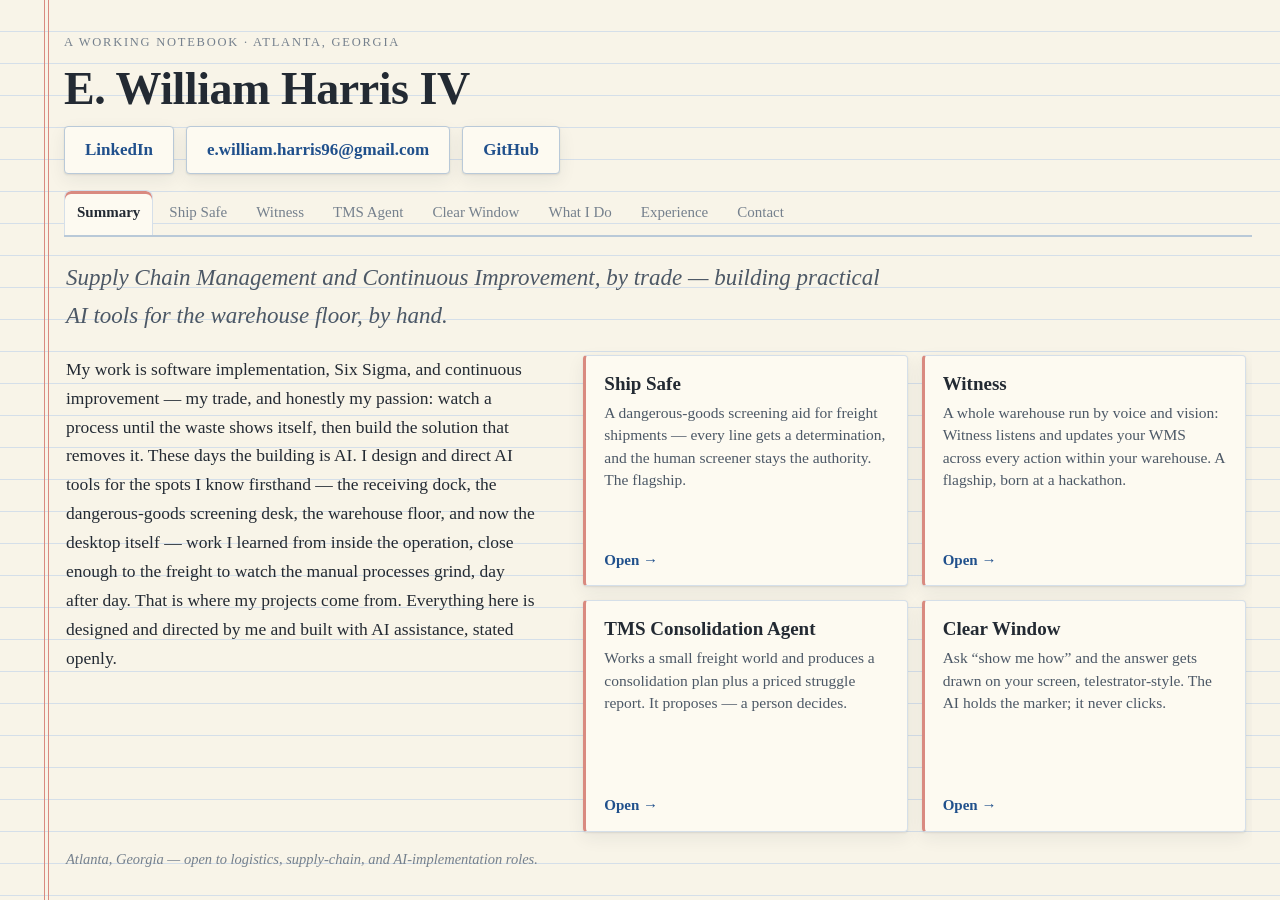
<file: index.html>
<!doctype html>
<html lang="en">
  <head>
    <meta charset="utf-8" />
    <meta name="viewport" content="width=device-width, initial-scale=1, viewport-fit=cover" />
    <meta name="color-scheme" content="light dark" />
    <link rel="icon" href="data:," />
    <title>E. William Harris IV — Portfolio</title>
    <meta name="description" content="Portfolio of E. William Harris IV: software implementation, Six Sigma, and continuous improvement — building practical AI tools for the receiving dock, the dangerous-goods screening desk, the warehouse floor, and the desktop." />
    <link rel="stylesheet" href="style.css" />
    <noscript><style>.panel[hidden] { display: block; } .tabs { display: none; }</style></noscript>
  </head>
  <body>
    <div class="page">

      <header class="masthead">
        <p class="kicker">A working notebook &middot; Atlanta, Georgia</p>
        <h1>E. William Harris IV</h1>
        <nav class="links" aria-label="Contact and profiles">
          <a href="https://www.linkedin.com/in/edward-harris-w96">LinkedIn</a>
          <a href="mailto:e.william.harris96@gmail.com">e.william.harris96@gmail.com</a>
          <a href="https://github.com/Grateful-Ed">GitHub</a>
        </nav>
      </header>

      <div class="tabs" role="tablist" aria-label="Portfolio sections">
        <button type="button" class="tab" role="tab" data-tab="summary" aria-selected="true">Summary</button>
        <button type="button" class="tab" role="tab" data-tab="ship-safe" aria-selected="false">Ship Safe</button>
        <button type="button" class="tab" role="tab" data-tab="witness" aria-selected="false">Witness</button>
        <button type="button" class="tab" role="tab" data-tab="tms" aria-selected="false">TMS Agent</button>
        <button type="button" class="tab" role="tab" data-tab="clear-window" aria-selected="false">Clear Window</button>
        <button type="button" class="tab" role="tab" data-tab="what-i-do" aria-selected="false">What I Do</button>
        <button type="button" class="tab" role="tab" data-tab="experience" aria-selected="false">Experience</button>
        <button type="button" class="tab" role="tab" data-tab="contact" aria-selected="false">Contact</button>
      </div>

      <main class="panels">

        <section class="panel panel-summary" data-panel="summary" aria-label="Summary">
          <p class="sum-headline">Supply Chain Management and Continuous Improvement, by trade &mdash; building practical AI tools for the warehouse floor, by hand.</p>
          <p class="sum-about">My work is software implementation, Six Sigma, and continuous improvement &mdash; my trade, and honestly my passion: watch a process until the waste shows itself, then build the solution that removes it. These days the building is AI. I design and direct AI tools for the spots I know firsthand &mdash; the receiving dock, the dangerous-goods screening desk, the warehouse floor, and now the desktop itself &mdash; work I learned from inside the operation, close enough to the freight to watch the manual processes grind, day after day. That is where my projects come from. Everything here is designed and directed by me and built with AI assistance, stated openly.</p>
          <div class="cards">
            <button type="button" class="card" data-goto="ship-safe">
              <h3>Ship Safe</h3>
              <p>A dangerous-goods screening aid for freight shipments &mdash; every line gets a determination, and the human screener stays the authority. The flagship.</p>
              <span class="go">Open &rarr;</span>
            </button>
            <button type="button" class="card" data-goto="witness">
              <h3>Witness</h3>
              <p>A whole warehouse run by voice and vision: Witness listens and updates your WMS across every action within your warehouse. A flagship, born at a hackathon.</p>
              <span class="go">Open &rarr;</span>
            </button>
            <button type="button" class="card" data-goto="tms">
              <h3>TMS Consolidation Agent</h3>
              <p>Works a small freight world and produces a consolidation plan plus a priced struggle report. It proposes &mdash; a person decides.</p>
              <span class="go">Open &rarr;</span>
            </button>
            <button type="button" class="card" data-goto="clear-window">
              <h3>Clear Window</h3>
              <p>Ask &ldquo;show me how&rdquo; and the answer gets drawn on your screen, telestrator-style. The AI holds the marker; it never clicks.</p>
              <span class="go">Open &rarr;</span>
            </button>
          </div>
          <p class="sum-foot">Atlanta, Georgia &mdash; open to logistics, supply-chain, and AI-implementation roles.</p>
        </section>

        <section class="panel" data-panel="ship-safe" hidden>
          <div class="entry">
            <h2 id="shipsafe-h"><span class="entry-no">Entry 2 &middot; the flagship</span> Ship Safe</h2>
            <p>Ship Safe is a dangerous-goods screening aid for freight shipments. It screens individual shipment lines against dangerous-goods rules and hands the screener a clear determination on each line &mdash; what is clear, what needs a closer look, and what must not move &mdash; so a busy screener&rsquo;s time goes to the freight that actually needs it. Underneath the screens sits a written rules language, designed on principles that are proprietary and not published here.</p>
            <p>The AI in Ship Safe only ever advises. A screener can ask Muse Spark, reached through the Meta Model API, to brief them on an unfamiliar shipper or to take a second look at a single line &mdash; observations and questions only. The human screener always makes the final call.</p>
            <p>In validation, the suite ran 89 screening test cases: 141 of 141 regulated lines correctly flagged, 112 of 112 clean lines left clear, and 37 of 37 traps held. Personal project, built and validated on synthetic test data. Not affiliated with or endorsed by any employer.</p>

            <div class="photos">
              <figure>
                <img src="images/shipsafe-screen.jpg" alt="Ship Safe screening desk: shipment lines with determinations" loading="lazy" />
                <figcaption>The screening desk &mdash; every line gets a determination.</figcaption>
              </figure>
              <figure>
                <img src="images/shipsafe-line-details.jpg" alt="Ship Safe line details view for a single shipment line" loading="lazy" />
                <figcaption>Line details &mdash; the workings behind one line&rsquo;s call.</figcaption>
              </figure>
              <figure>
                <img src="images/shipsafe-checklist.jpg" alt="Ship Safe checklist view" loading="lazy" />
                <figcaption>The checklist &mdash; the screener&rsquo;s pass over a shipment.</figcaption>
              </figure>
              <figure>
                <img src="images/shipsafe-screen-output.jpg" alt="Ship Safe screening output, expanded" loading="lazy" />
                <figcaption>Screening output, expanded &mdash; workings shown, not hidden.</figcaption>
              </figure>
            </div>

            <p><strong>Proprietary.</strong> A full code description of Ship Safe exists, but its details are proprietary and are withheld &mdash; the document it points to is a brief notice marking the project, nothing more. <a href="https://docs.google.com/document/d/1KoRTJ66r-851d7OytFY1ZTc7GBYzteW8SlzpFYt7qSs/edit">Read the notice</a>.</p>

            <p class="entry-links">
              <a href="https://ship-safe-project-journey.pages.dev/">Read the full story &mdash; The Journey So Far</a>
              <a href="https://grateful-ed.github.io/ShipSafeDev/">Try the live demo</a>
              <a href="https://github.com/Grateful-Ed/ShipSafeDev">Source on GitHub</a>
            </p>
          </div>
        </section>

        <section class="panel" data-panel="witness" hidden>
          <div class="entry">
            <h2 id="witness-h"><span class="entry-no">Entry 3 &middot; in the workshop now</span> Witness</h2>
            <p>Witness is an AI layer run by voice and vision &mdash; an assistant for the entire warehouse process, from dock appointment to load and ship, built to sit on the WMS a warehouse already runs (the live demos run on a dummy WMS built to show it). Warehouse work is hands-busy and eyes-busy, so the worker runs the building by talking: speak the work, and the record updates itself. No keyboards, no clipboards, no stopping to type.</p>
            <p>It runs the whole building &mdash; dock doors, zones and bins, inbound and outbound &mdash; over three surfaces: the desk keeps the record, the phone captures, the glasses glance. A voice-driven work queue dispatches the shift, and a central agent prepares work before anyone asks: pre-staging what is needed, flagging what is about to jam. Managers see the warnings with their numbers showing &mdash; always a proposal, never a decision. And the system learns the building&rsquo;s own language: its ontology is dynamic, so when a worker uses a word it does not know, it asks &mdash; and remembers the answer.</p>

            <div class="photos">
              <figure>
                <img src="images/witness-glasses-view.jpg" alt="The Witness glasses view: a pallet seen through the glasses, META's words at the edge of sight" loading="lazy" />
                <figcaption>The glasses view &mdash; the load as the wearer sees it, META&rsquo;s words at the edge of sight.</figcaption>
              </figure>
              <figure>
                <img src="images/witness-warehouse-map.jpg" alt="The Witness warehouse map during Walk the Shift: docks, receiving bays and storage zones, with the first task offered" loading="lazy" />
                <figcaption>The warehouse map &mdash; Walk the Shift: the building live, the first task offered.</figcaption>
              </figure>
            </div>

            <p>At receiving, every shipment gets two independent witnesses. The receiver speaks their scan &mdash; hold to talk, describe what you see, in their own words, not squeezed into fixed fields &mdash; and a photo scan takes the same load from all four sides. Witness cross-checks the two point by point: agree, flag, or can&rsquo;t verify. Every disagreement becomes a finished OS&amp;D report &mdash; overage, shortage, and damage &mdash; captured at handoff instead of reconstructed weeks later. The machine never signs off. A person does.</p>
            <p>Witness was my entry in the Meta Global AI Developer Hackathon, built and submitted inside the October 26 &ndash; November 4, 2026 build window. It did not end at the deadline: it is one of my two flagship projects, and the work continues &mdash; since the deadline it has gained full-flow voice completion, one record shared by desk, phone, and glasses, work assigned as whole jobs by department, and an ontology that learns new features on its own. The road from here: one gated path for every action the AI takes, and adapters that let it sit on top of the WMS a warehouse already runs. We are going to make this thing special.</p>

            <p>The files in Witness open the same way: each one begins by saying what it is and what it will not do. Compiled word for word, they make a 62-file walk through the whole system &mdash; the ontology and the central agent at the core, then the warehouse surfaces, and the glasses last. <a href="https://docs.google.com/document/d/1a7Bp7KVVG7s4IvoPwG3Qadqo0zR_4E-VAQ0i1p2rzc0/edit">Read the code in its own words</a>.</p>

            <p class="entry-links">
              <a href="https://grateful-ed.github.io/witness/demos.html">See the demos</a>
              <a href="https://grateful-ed.github.io/witness/">Open the live app</a>
              <a href="https://github.com/Grateful-Ed/witness">Source on GitHub</a>
            </p>
          </div>
        </section>

        <section class="panel" data-panel="tms" hidden>
          <div class="entry">
            <h2 id="tms-h"><span class="entry-no">Entry 4</span> TMS Consolidation Agent</h2>
            <p>Freight consolidation is a judgment call made under time pressure: which shipments ride together, on which lane, and what does the plan really cost when something does not fit? The TMS Consolidation Agent works a small sample world &mdash; a freight forwarder, an anchor retail client, eight shipments across three lanes &mdash; and produces two things: a consolidation plan, and a priced struggle report that shows what the plan costs at the points where it strains. Every number comes from a deterministic engine; the AI handles only the language around the numbers. And it proposes, never decides &mdash; no plan becomes official until a person says so.</p>
            <p>The whole project is five files, and every one of them opens by explaining itself: the deterministic engine, the layer that keeps the AI on the language side of the numbers, the interview, the app, and the test. Compiled word for word into one short document. <a href="https://docs.google.com/document/d/1Y4cyOhhm585VNXqDTXWied72C_sGicmnRE7rC7h6bS4/edit">Read the code in its own words</a>.</p>

            <p class="entry-links">
              <a href="https://grateful-ed.github.io/tms-consolidation-agent/">Open the live demo</a>
              <a href="https://github.com/Grateful-Ed/tms-consolidation-agent">Source on GitHub</a>
            </p>
          </div>
        </section>

        <section class="panel" data-panel="clear-window" hidden>
          <div class="entry">
            <h2 id="clearwindow-h"><span class="entry-no">Entry 5 &middot; the newest build</span> Clear Window</h2>
            <p>Clear Window is a desktop companion that answers &ldquo;show me how&rdquo; by showing. You ask how to do something on your computer, and instead of a list of steps &mdash; the kind that goes stale the moment a page changes &mdash; it draws on a transparent overlay that covers the whole screen: arrows, targets, drag paths, short notes, like the telestrator lines drawn over a sports replay. The window itself is clear. Only a thin rim admits it is there.</p>

            <figure class="photo-wide cw-photo">
              <img src="images/clear-window-user.jpg" alt="An older woman in an armchair, holding her glasses up to see the laptop on her lap" loading="lazy" />
              <div class="bubble">&ldquo;Now who is this sweet person showing me exactly where to click and type inside this Nintendo?&rdquo;</div>
              <figcaption><span class="credit">Photo: Nenad Stojkovic &mdash; CC BY 2.0, via Wikimedia Commons.</span></figcaption>
            </figure>
            <p>The founding rule is absolute: the AI never clicks and never types. Every input stays in the user&rsquo;s hands &mdash; the machine holds the marker, the person holds the mouse. The guide itself can be swapped from the app&rsquo;s menu: a fast built-in AI mode for ordinary questions, or a second mode where the guidance comes from my own AI agent over a private relay &mdash; slower, turn by turn, but it knows my work and my machine. Clear Window began as an idea dictated on a drive on the morning of November 2, 2026; by that afternoon it was a working Windows app, guiding its first real task on my own desktop.</p>
          </div>
        </section>

        <section class="panel" data-panel="what-i-do" hidden>
          <div class="entry">
            <h2 id="skills-h"><span class="entry-no">Entry 6</span> What I Do</h2>
            <p>Software implementation is the home turf: taking a system into a real operation and making it stick. Underneath it sits Six Sigma and continuous improvement &mdash; watching a manual workflow until the bottleneck shows itself, then removing it. And the newest entry in the notebook is AI implementation for logistics teams &mdash; taking a real operation, finding the step where an AI tool genuinely helps, and building it with the guardrails the work demands. I direct AI coding collaborators the way you would direct a build team: specifications first, tests before trust, and a human decision at every gate that matters.</p>
          </div>
        </section>

        <section class="panel" data-panel="experience" hidden>
          <div class="entry">
            <h2 id="exp-h"><span class="entry-no">Entry 7</span> Experience</h2>

            <div class="job first">
              <h3>Expeditors International of Washington, Inc.</h3>
              <p class="role">Air Export Agent</p>
              <ul>
                <li>Developed, tested, implemented, and trained users on a new tool that streamlined a labor-intensive task, saving up to 7 hours and 45 minutes of manual effort per day.</li>
                <li>Processed international air export shipments including track-and-trace, shipment monitoring, and accurate data entry into the operating system.</li>
                <li>Prepared and processed export documentation &mdash; AWBs, commercial documents, and customs filings.</li>
                <li>Maintained compliance with internal policies, government regulations, and customer requirements.</li>
              </ul>
            </div>

            <div class="job">
              <h3>Manhattan Associates</h3>
              <p class="role">Software Implementation Consultant (Lead)</p>
              <ul>
                <li>Led end-to-end TMS implementations across multiple client projects, coordinating cross-functional business and technical teams to deliver on time and within scope.</li>
                <li>Managed system configuration, testing, integration design, and user training.</li>
                <li>Acted as primary client liaison between business and technical teams.</li>
                <li>Key projects: Conn&rsquo;s Inc., Mary Kay, McLane WMS go-live support.</li>
              </ul>
            </div>

            <div class="job">
              <h3>Imerys Minerals</h3>
              <p class="role">Business Analyst / Export Coordinator</p>
              <ul>
                <li>Coordinated export logistics including booking, documentation, and shipment tracking.</li>
                <li>Managed 20,000+ ERP route combinations across 7 business units.</li>
                <li>Built SQL-based KPI reports to improve transportation efficiency.</li>
                <li>Negotiated international shipping rates across 11 ocean carriers (3,600+ routes).</li>
              </ul>
            </div>

            <div class="job">
              <h3>ScanSource</h3>
              <p class="role">SAP Business Analyst Intern</p>
              <ul>
                <li>Resolved SAP issues across procurement (MM) and order-to-delivery processes.</li>
                <li>Supported system configuration, testing, and process improvements.</li>
              </ul>
            </div>

          </div>
        </section>

        <section class="panel" data-panel="contact" hidden>
          <footer class="colophon">
            <h2><span class="entry-no">Last entry</span> Get in Touch</h2>
            <p>The fastest way to reach me is email at <a href="mailto:E.William.Harris96@gmail.com">E.William.Harris96@gmail.com</a>, or through <a href="https://www.linkedin.com/in/edward-harris-w96">LinkedIn</a>. I am open to logistics, supply-chain, and AI-implementation roles.</p>
            <p class="fineprint">This page is hand-kept, like the projects on it. Designed and directed by E. William Harris IV; built with AI assistance.</p>
          </footer>
        </section>

      </main>
    </div>

    <script>
      (function () {
        var tabs = Array.prototype.slice.call(document.querySelectorAll('.tab'));
        var panels = {};
        Array.prototype.forEach.call(document.querySelectorAll('.panel'), function (p) {
          panels[p.getAttribute('data-panel')] = p;
        });
        function activate(key, push) {
          if (!panels[key]) key = 'summary';
          tabs.forEach(function (t) {
            var on = t.getAttribute('data-tab') === key;
            t.setAttribute('aria-selected', on ? 'true' : 'false');
          });
          Object.keys(panels).forEach(function (k) { panels[k].hidden = k !== key; });
          if (push) history.replaceState(null, '', '#' + key);
        }
        tabs.forEach(function (t) {
          t.addEventListener('click', function () { activate(t.getAttribute('data-tab'), true); });
        });
        Array.prototype.forEach.call(document.querySelectorAll('[data-goto]'), function (el) {
          el.addEventListener('click', function () { activate(el.getAttribute('data-goto'), true); });
        });
        window.addEventListener('hashchange', function () { activate(location.hash.slice(1), false); });
        activate(location.hash.slice(1) || 'summary', false);
      })();
    </script>
  </body>
</html>
</file>
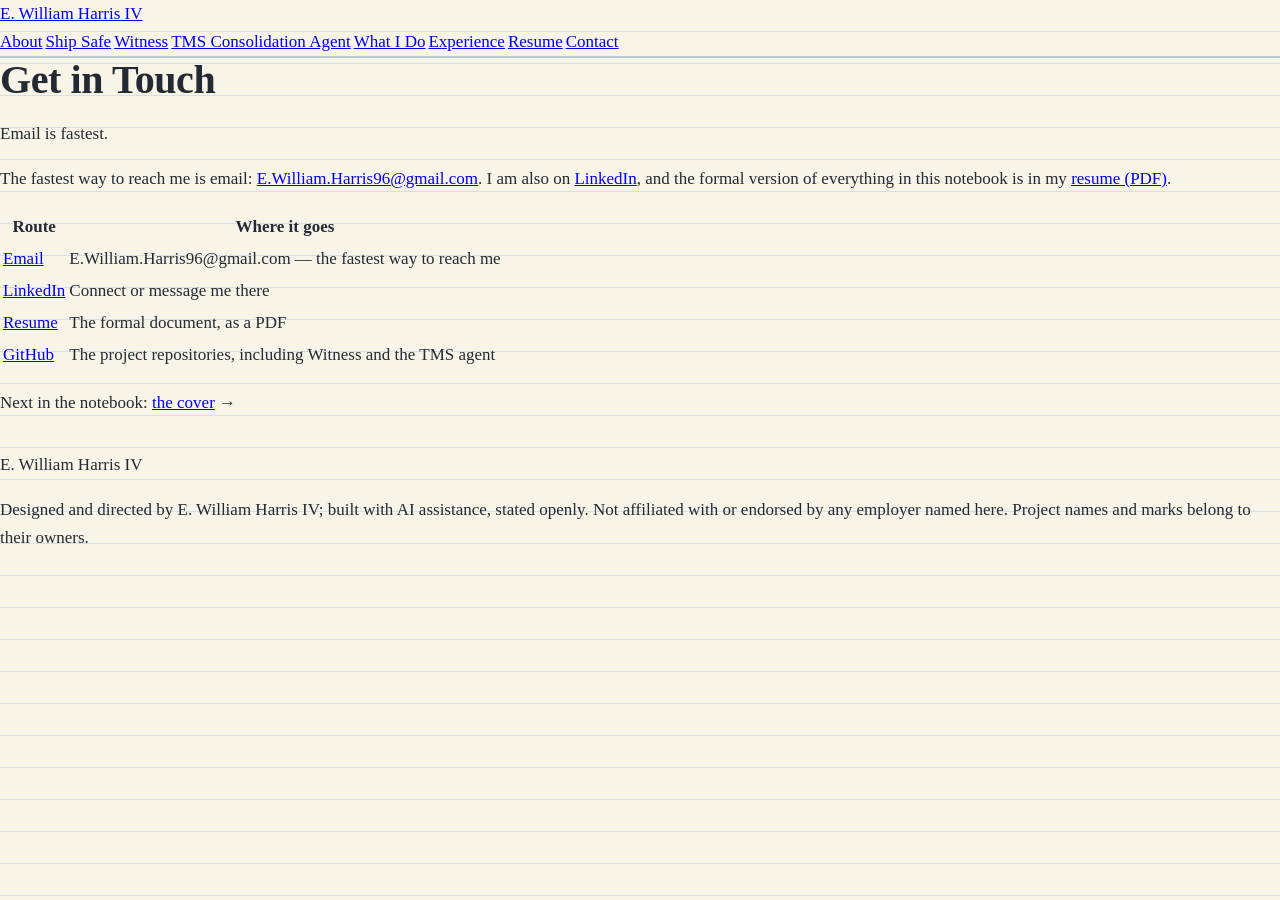
<file: contact.html>
<!doctype html>
<html lang="en">
  <head>
    <meta charset="utf-8" />
    <meta name="viewport" content="width=device-width, initial-scale=1" />
    <title>E. William Harris IV — Software implementation, Six Sigma, continuous improvement, and AI tools</title>
    <meta name="description" content="Portfolio of E. William Harris IV: software implementation, Six Sigma, and continuous improvement; designer and director of AI tools for the receiving dock, the dangerous-goods screening desk, and the warehouse floor." />
    <link rel="preconnect" href="https://fonts.googleapis.com" />
    <link rel="preconnect" href="https://fonts.gstatic.com" crossorigin />
    <link href="https://fonts.googleapis.com/css2?family=Archivo:wght@100..900&display=swap" rel="stylesheet" />
    <link rel="stylesheet" href="style.css" />
  </head>
  <body>
    <header class="topbar rv">
      <span class="wordmark"><a href="index.html">E. William Harris IV</a></span>
      <nav class="tabs" aria-label="Notebook sections">
        <a href="index.html">About</a>
        <a href="shipsafe.html">Ship Safe</a>
        <a href="witness.html">Witness</a>
        <a href="tms.html">TMS Consolidation Agent</a>
        <a href="what-i-do.html">What I Do</a>
        <a href="experience.html">Experience</a>
        <a href="resume.pdf">Resume</a>
        <a href="contact.html" aria-current="page">Contact</a>
      </nav>
    </header>

    <main>
      <section class="topic-head">
        <h1 class="rv">Get in Touch</h1>
        <p class="statement rv">Email is fastest.</p>
      </section>
      <section class="topic-body">
        <p class="rv">The fastest way to reach me is email: <a href="mailto:E.William.Harris96@gmail.com">E.William.Harris96@gmail.com</a>. I am also on <a href="https://www.linkedin.com/in/edward-harris-w96">LinkedIn</a>, and the formal version of everything in this notebook is in my <a href="resume.pdf">resume (PDF)</a>.</p>

        <table class="manifest rv">
          <thead>
            <tr><th scope="col">Route</th><th scope="col">Where it goes</th></tr>
          </thead>
          <tbody>
            <tr><td><a href="mailto:E.William.Harris96@gmail.com">Email</a></td><td>E.William.Harris96@gmail.com &mdash; the fastest way to reach me</td></tr>
            <tr><td><a href="https://www.linkedin.com/in/edward-harris-w96">LinkedIn</a></td><td>Connect or message me there</td></tr>
            <tr><td><a href="resume.pdf">Resume</a></td><td>The formal document, as a PDF</td></tr>
            <tr><td><a href="https://github.com/Grateful-Ed">GitHub</a></td><td>The project repositories, including Witness and the TMS agent</td></tr>
          </tbody>
        </table>
      </section>
      <p class="nextline rv">Next in the notebook: <a href="index.html">the cover</a> &rarr;</p>
    </main>

    <footer>
      <p class="close-name rv">E. William Harris IV</p>
      <p class="close-line rv">Designed and directed by E. William Harris IV; built with AI assistance, stated openly. Not affiliated with or endorsed by any employer named here. Project names and marks belong to their owners.</p>
    </footer>
    <script src="site.js"></script>
  </body>
</html>
</file>
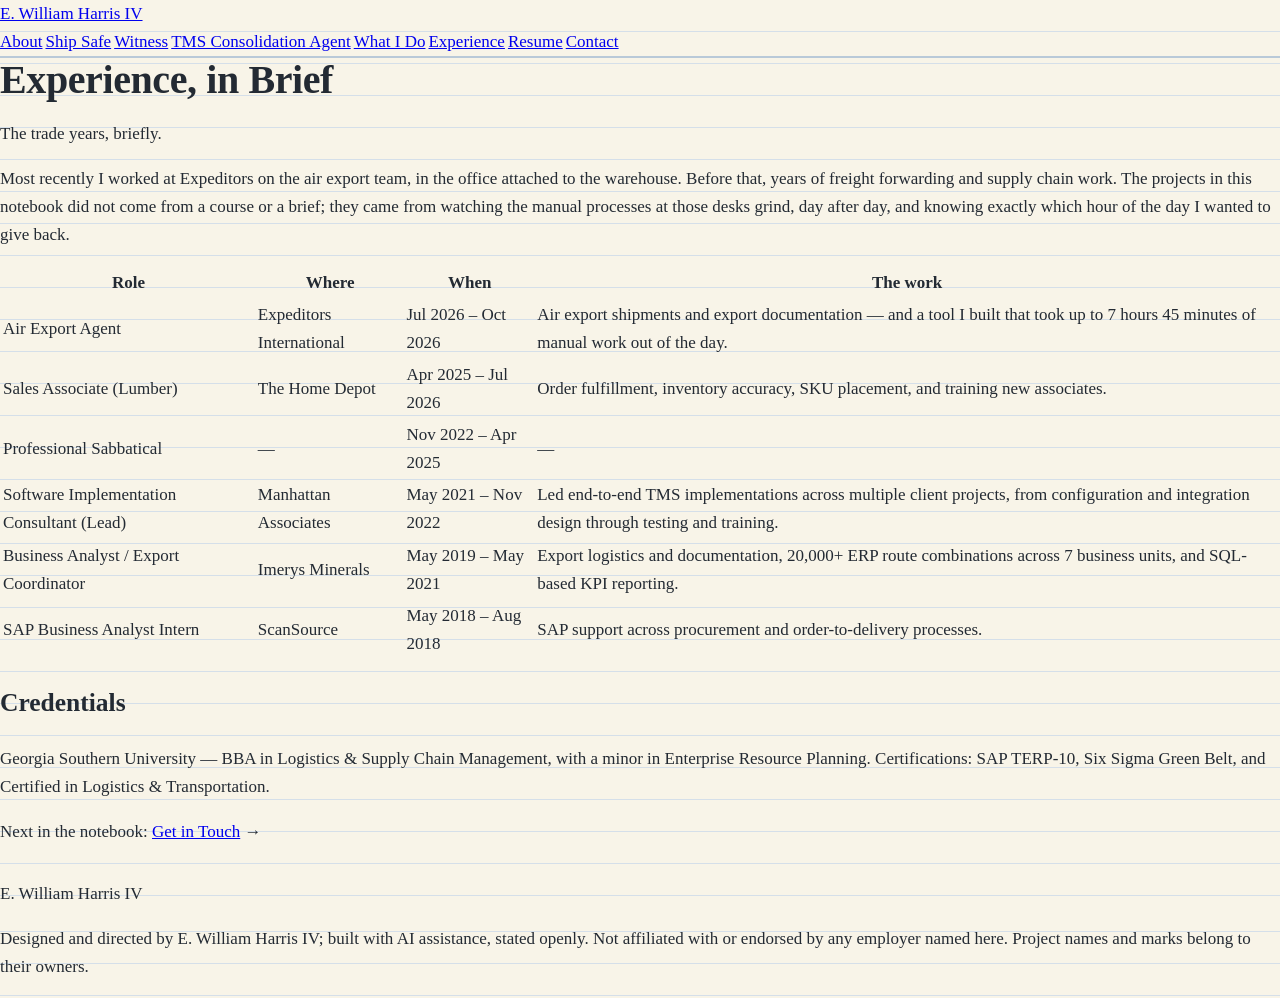
<file: experience.html>
<!doctype html>
<html lang="en">
  <head>
    <meta charset="utf-8" />
    <meta name="viewport" content="width=device-width, initial-scale=1" />
    <title>E. William Harris IV — Software implementation, Six Sigma, continuous improvement, and AI tools</title>
    <meta name="description" content="Portfolio of E. William Harris IV: software implementation, Six Sigma, and continuous improvement; designer and director of AI tools for the receiving dock, the dangerous-goods screening desk, and the warehouse floor." />
    <link rel="preconnect" href="https://fonts.googleapis.com" />
    <link rel="preconnect" href="https://fonts.gstatic.com" crossorigin />
    <link href="https://fonts.googleapis.com/css2?family=Archivo:wght@100..900&display=swap" rel="stylesheet" />
    <link rel="stylesheet" href="style.css" />
  </head>
  <body>
    <header class="topbar rv">
      <span class="wordmark"><a href="index.html">E. William Harris IV</a></span>
      <nav class="tabs" aria-label="Notebook sections">
        <a href="index.html">About</a>
        <a href="shipsafe.html">Ship Safe</a>
        <a href="witness.html">Witness</a>
        <a href="tms.html">TMS Consolidation Agent</a>
        <a href="what-i-do.html">What I Do</a>
        <a href="experience.html" aria-current="page">Experience</a>
        <a href="resume.pdf">Resume</a>
        <a href="contact.html">Contact</a>
      </nav>
    </header>

    <main>
      <section class="topic-head">
        <h1 class="rv">Experience, in Brief</h1>
        <p class="statement rv">The trade years, briefly.</p>
      </section>
      <section class="topic-body">
        <p class="rv">Most recently I worked at Expeditors on the air export team, in the office attached to the warehouse. Before that, years of freight forwarding and supply chain work. The projects in this notebook did not come from a course or a brief; they came from watching the manual processes at those desks grind, day after day, and knowing exactly which hour of the day I wanted to give back.</p>

        <table class="manifest record rv">
          <thead>
            <tr><th scope="col">Role</th><th scope="col">Where</th><th scope="col">When</th><th scope="col">The work</th></tr>
          </thead>
          <tbody>
            <tr><td>Air Export Agent</td><td>Expeditors International</td><td>Jul 2026 &ndash; Oct 2026</td><td>Air export shipments and export documentation &mdash; and a tool I built that took up to 7 hours 45 minutes of manual work out of the day.</td></tr>
            <tr><td>Sales Associate (Lumber)</td><td>The Home Depot</td><td>Apr 2025 &ndash; Jul 2026</td><td>Order fulfillment, inventory accuracy, SKU placement, and training new associates.</td></tr>
            <tr><td>Professional Sabbatical</td><td>&mdash;</td><td>Nov 2022 &ndash; Apr 2025</td><td>&mdash;</td></tr>
            <tr><td>Software Implementation Consultant (Lead)</td><td>Manhattan Associates</td><td>May 2021 &ndash; Nov 2022</td><td>Led end-to-end TMS implementations across multiple client projects, from configuration and integration design through testing and training.</td></tr>
            <tr><td>Business Analyst / Export Coordinator</td><td>Imerys Minerals</td><td>May 2019 &ndash; May 2021</td><td>Export logistics and documentation, 20,000+ ERP route combinations across 7 business units, and SQL-based KPI reporting.</td></tr>
            <tr><td>SAP Business Analyst Intern</td><td>ScanSource</td><td>May 2018 &ndash; Aug 2018</td><td>SAP support across procurement and order-to-delivery processes.</td></tr>
          </tbody>
        </table>

        <h2 class="rv">Credentials</h2>
        <p class="rv">Georgia Southern University &mdash; BBA in Logistics &amp; Supply Chain Management, with a minor in Enterprise Resource Planning. Certifications: SAP TERP-10, Six Sigma Green Belt, and Certified in Logistics &amp; Transportation.</p>
      </section>
      <p class="nextline rv">Next in the notebook: <a href="contact.html">Get in Touch</a> &rarr;</p>
    </main>

    <footer>
      <p class="close-name rv">E. William Harris IV</p>
      <p class="close-line rv">Designed and directed by E. William Harris IV; built with AI assistance, stated openly. Not affiliated with or endorsed by any employer named here. Project names and marks belong to their owners.</p>
    </footer>
    <script src="site.js"></script>
  </body>
</html>
</file>
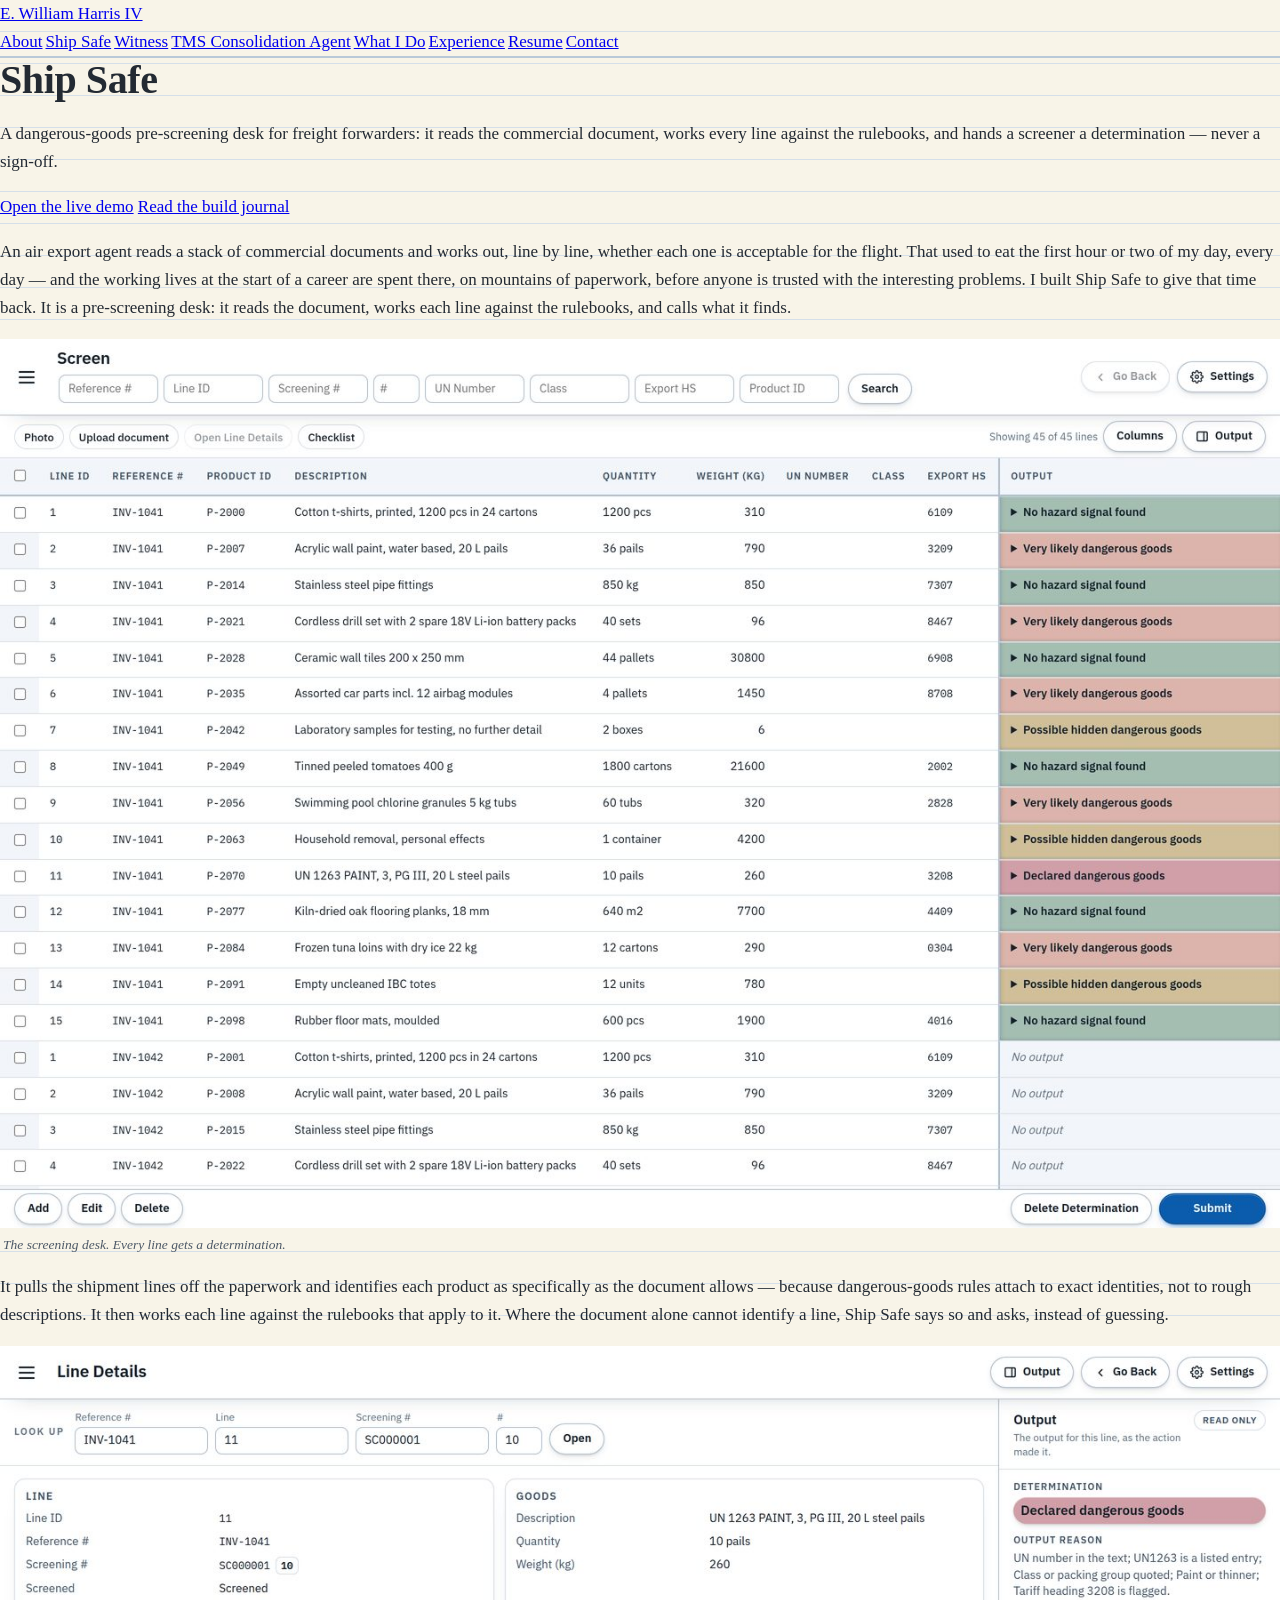
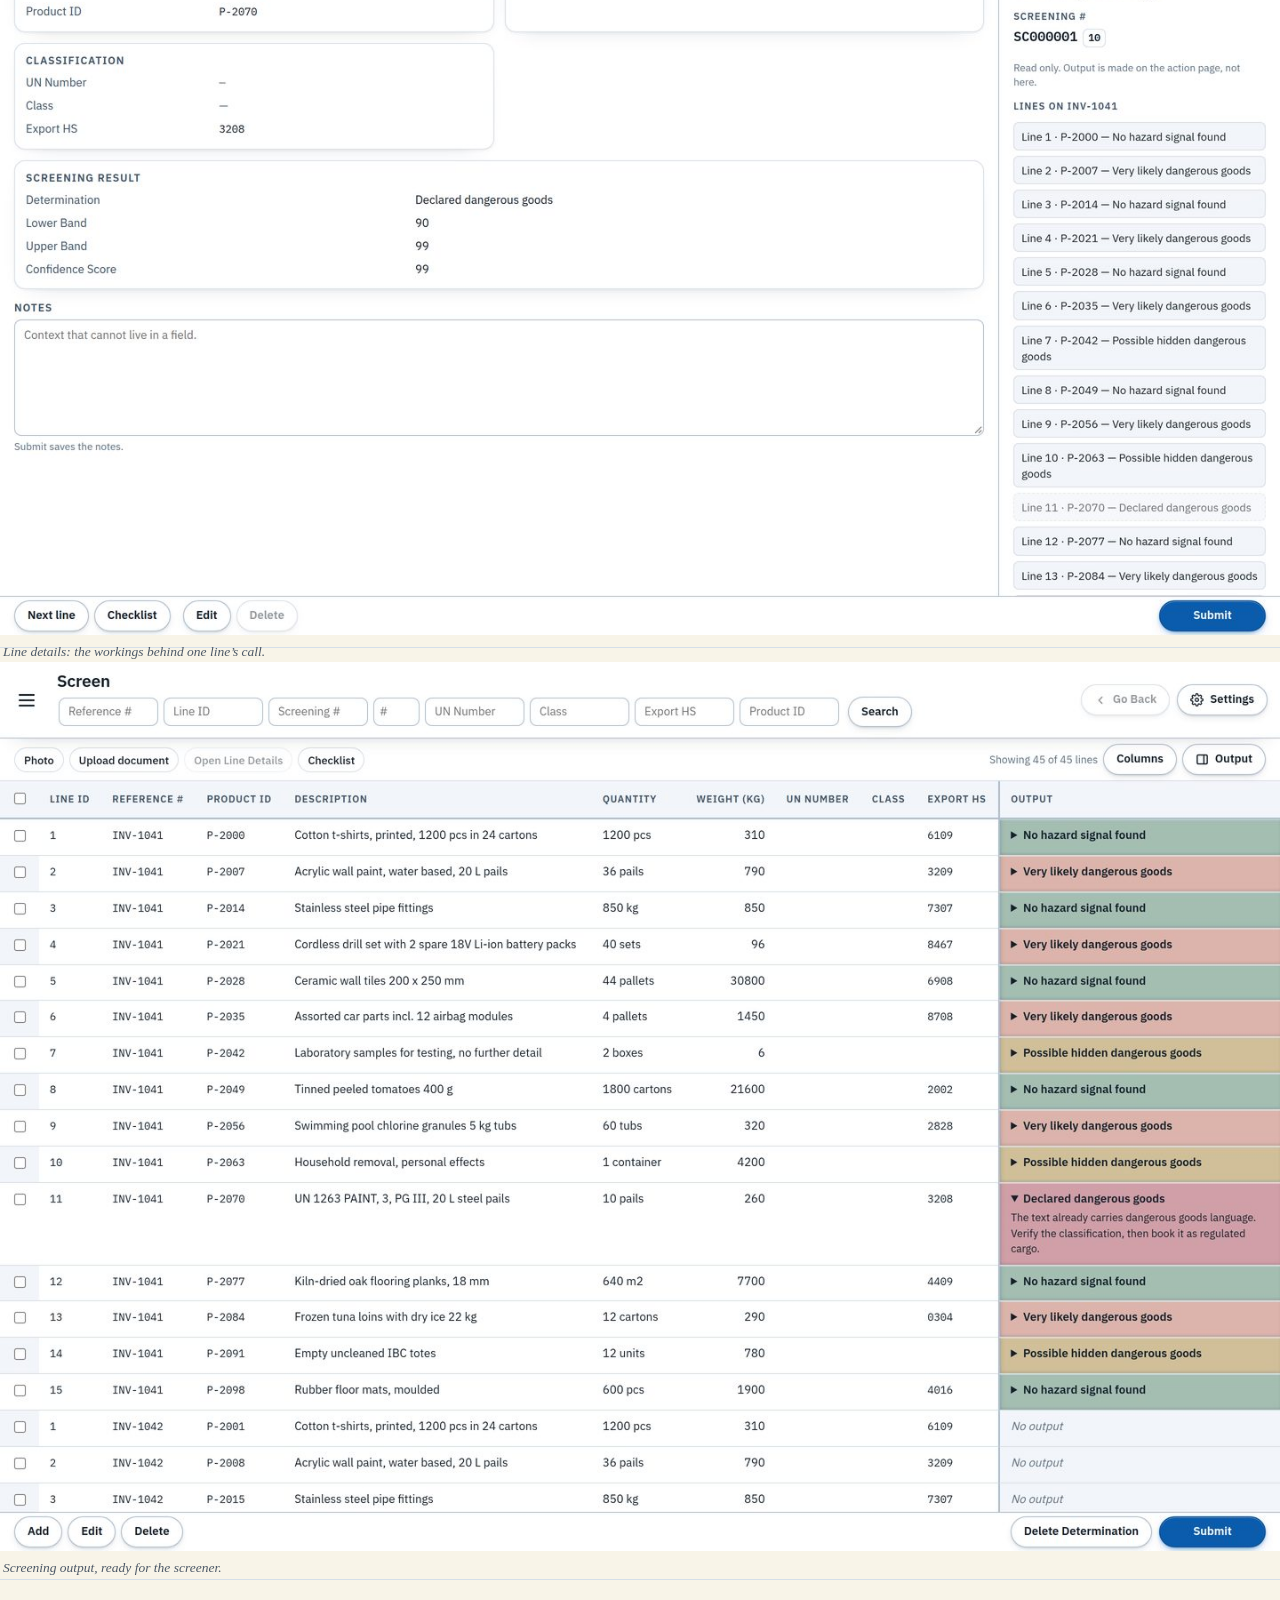
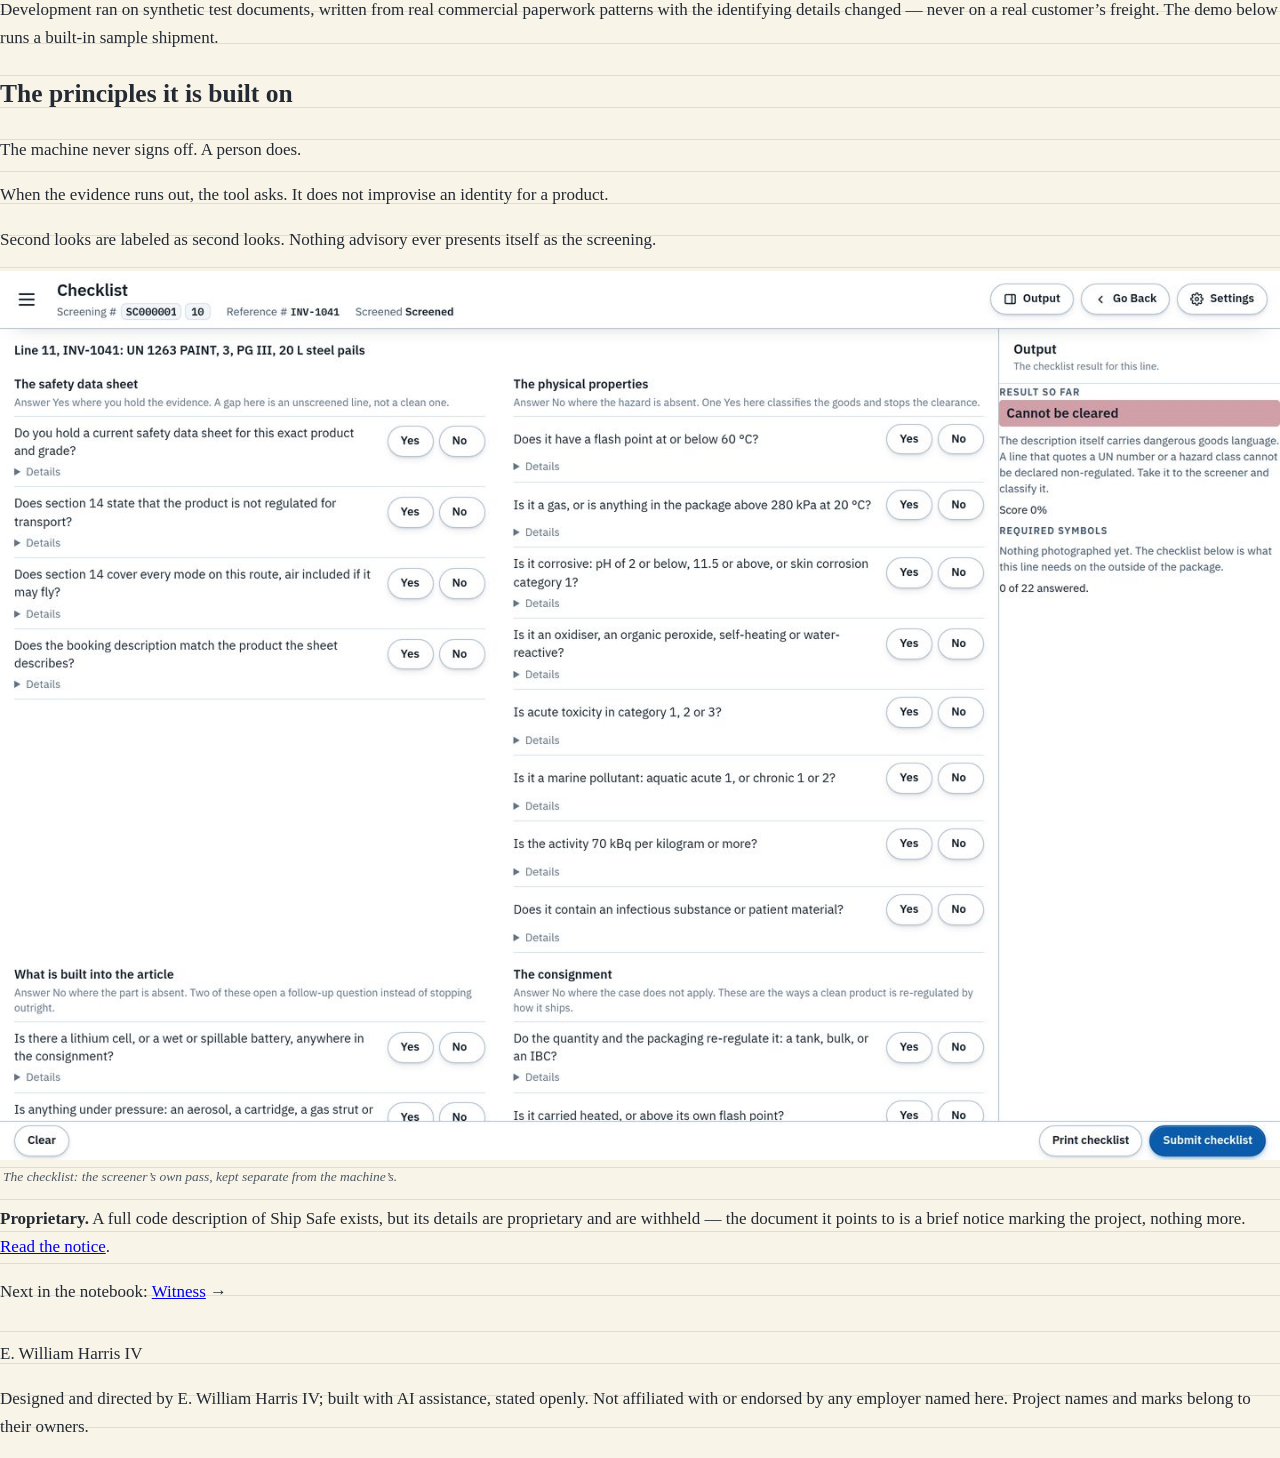
<file: shipsafe.html>
<!doctype html>
<html lang="en">
  <head>
    <meta charset="utf-8" />
    <meta name="viewport" content="width=device-width, initial-scale=1" />
    <title>E. William Harris IV — Software implementation, Six Sigma, continuous improvement, and AI tools</title>
    <meta name="description" content="Portfolio of E. William Harris IV: software implementation, Six Sigma, and continuous improvement; designer and director of AI tools for the receiving dock, the dangerous-goods screening desk, and the warehouse floor." />
    <link rel="preconnect" href="https://fonts.googleapis.com" />
    <link rel="preconnect" href="https://fonts.gstatic.com" crossorigin />
    <link href="https://fonts.googleapis.com/css2?family=Archivo:wght@100..900&display=swap" rel="stylesheet" />
    <link rel="stylesheet" href="style.css" />
  </head>
  <body>
    <header class="topbar rv">
      <span class="wordmark"><a href="index.html">E. William Harris IV</a></span>
      <nav class="tabs" aria-label="Notebook sections">
        <a href="index.html">About</a>
        <a href="shipsafe.html" aria-current="page">Ship Safe</a>
        <a href="witness.html">Witness</a>
        <a href="tms.html">TMS Consolidation Agent</a>
        <a href="what-i-do.html">What I Do</a>
        <a href="experience.html">Experience</a>
        <a href="resume.pdf">Resume</a>
        <a href="contact.html">Contact</a>
      </nav>
    </header>

    <main>
      <section class="topic-head">
        <h1 class="rv">Ship Safe</h1>
        <p class="statement rv">A dangerous-goods pre-screening desk for freight forwarders: it reads the commercial document, works every line against the rulebooks, and hands a screener a determination &mdash; never a sign-off.</p>
        <p class="hero-links rv"><a class="btn" href="https://grateful-ed.github.io/ShipSafeDev/">Open the live demo</a> <a class="plain" href="https://ship-safe-project-journey.pages.dev/">Read the build journal</a></p>
      </section>
      <section class="topic-body">
        <p class="rv">An air export agent reads a stack of commercial documents and works out, line by line, whether each one is acceptable for the flight. That used to eat the first hour or two of my day, every day &mdash; and the working lives at the start of a career are spent there, on mountains of paperwork, before anyone is trusted with the interesting problems. I built Ship Safe to give that time back. It is a pre-screening desk: it reads the document, works each line against the rulebooks, and calls what it finds.</p>

        <figure class="photo rv">
          <img src="images/shipsafe-screen.jpg" alt="Ship Safe screening desk: shipment lines with determinations" />
          <figcaption>The screening desk. Every line gets a determination.</figcaption>
        </figure>

        <p class="rv">It pulls the shipment lines off the paperwork and identifies each product as specifically as the document allows &mdash; because dangerous-goods rules attach to exact identities, not to rough descriptions. It then works each line against the rulebooks that apply to it. Where the document alone cannot identify a line, Ship Safe says so and asks, instead of guessing.</p>

        <div class="photo-pair rv">
          <figure class="photo rv">
            <img src="images/shipsafe-line-details.jpg" alt="Ship Safe line details view for a single shipment line" loading="lazy" />
            <figcaption>Line details: the workings behind one line&rsquo;s call.</figcaption>
          </figure>
          <figure class="photo rv">
            <img src="images/shipsafe-screen-output.jpg" alt="Ship Safe screening output" loading="lazy" />
            <figcaption>Screening output, ready for the screener.</figcaption>
          </figure>
        </div>

        <p class="rv">Development ran on synthetic test documents, written from real commercial paperwork patterns with the identifying details changed &mdash; never on a real customer&rsquo;s freight. The demo below runs a built-in sample shipment.</p>

        <h2 class="rv">The principles it is built on</h2>
        <div class="principles">
          <p class="rv">The machine never signs off. A person does.</p>
          <p class="rv">When the evidence runs out, the tool asks. It does not improvise an identity for a product.</p>
          <p class="rv">Second looks are labeled as second looks. Nothing advisory ever presents itself as the screening.</p>
        </div>

        <figure class="photo rv">
          <img src="images/shipsafe-checklist.jpg" alt="Ship Safe checklist view" loading="lazy" />
          <figcaption>The checklist: the screener&rsquo;s own pass, kept separate from the machine&rsquo;s.</figcaption>
        </figure>

        <p class="rv"><strong>Proprietary.</strong> A full code description of Ship Safe exists, but its details are proprietary and are withheld &mdash; the document it points to is a brief notice marking the project, nothing more. <a href="https://docs.google.com/document/d/1KoRTJ66r-851d7OytFY1ZTc7GBYzteW8SlzpFYt7qSs/edit">Read the notice</a>.</p>

      </section>
      <p class="nextline rv">Next in the notebook: <a href="witness.html">Witness</a> &rarr;</p>
    </main>

    <footer>
      <p class="close-name rv">E. William Harris IV</p>
      <p class="close-line rv">Designed and directed by E. William Harris IV; built with AI assistance, stated openly. Not affiliated with or endorsed by any employer named here. Project names and marks belong to their owners.</p>
    </footer>
    <script src="site.js"></script>
  </body>
</html>
</file>
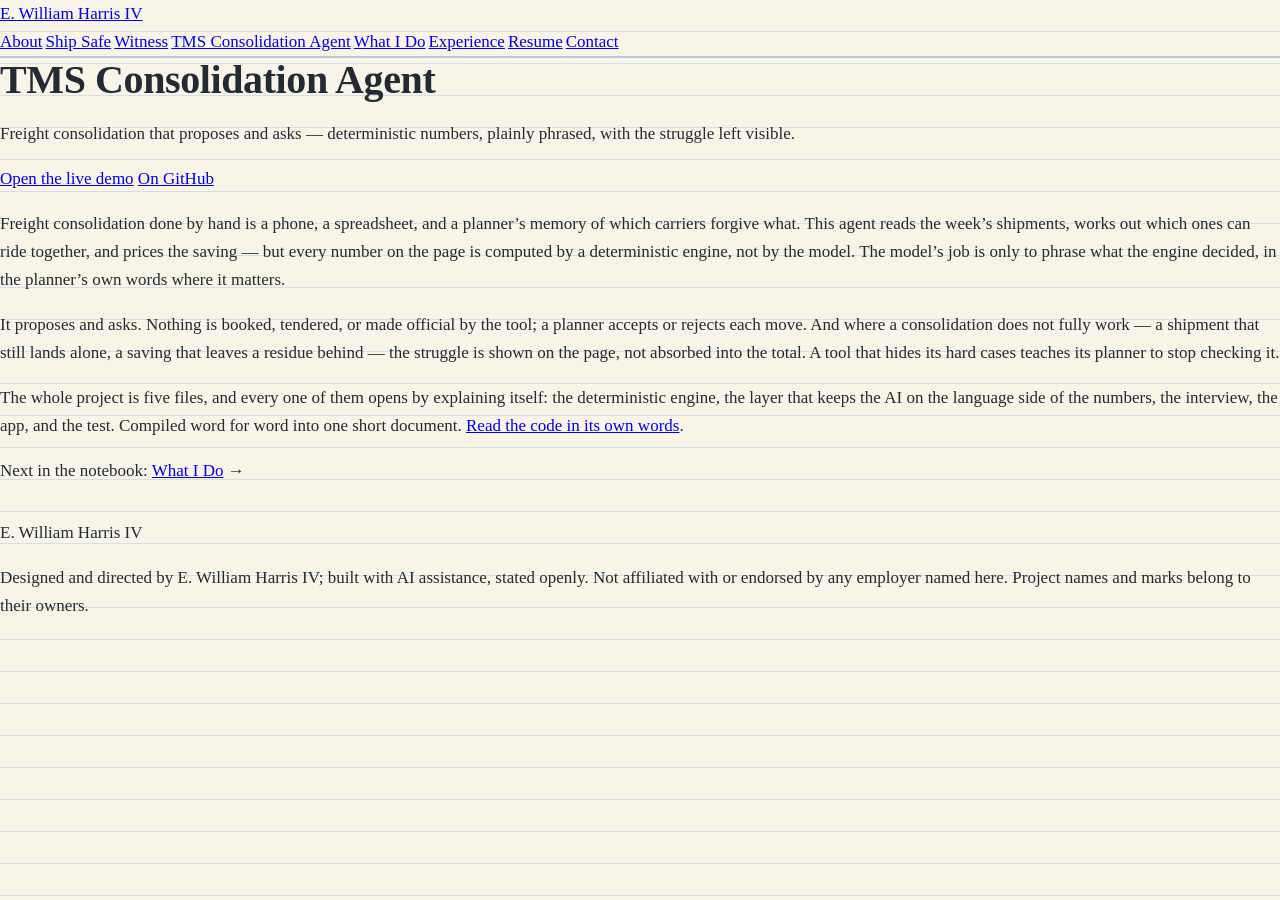
<file: tms.html>
<!doctype html>
<html lang="en">
  <head>
    <meta charset="utf-8" />
    <meta name="viewport" content="width=device-width, initial-scale=1" />
    <title>E. William Harris IV — Software implementation, Six Sigma, continuous improvement, and AI tools</title>
    <meta name="description" content="Portfolio of E. William Harris IV: software implementation, Six Sigma, and continuous improvement; designer and director of AI tools for the receiving dock, the dangerous-goods screening desk, and the warehouse floor." />
    <link rel="preconnect" href="https://fonts.googleapis.com" />
    <link rel="preconnect" href="https://fonts.gstatic.com" crossorigin />
    <link href="https://fonts.googleapis.com/css2?family=Archivo:wght@100..900&display=swap" rel="stylesheet" />
    <link rel="stylesheet" href="style.css" />
  </head>
  <body>
    <header class="topbar rv">
      <span class="wordmark"><a href="index.html">E. William Harris IV</a></span>
      <nav class="tabs" aria-label="Notebook sections">
        <a href="index.html">About</a>
        <a href="shipsafe.html">Ship Safe</a>
        <a href="witness.html">Witness</a>
        <a href="tms.html" aria-current="page">TMS Consolidation Agent</a>
        <a href="what-i-do.html">What I Do</a>
        <a href="experience.html">Experience</a>
        <a href="resume.pdf">Resume</a>
        <a href="contact.html">Contact</a>
      </nav>
    </header>

    <main>
      <section class="topic-head">
        <h1 class="rv">TMS Consolidation Agent</h1>
        <p class="statement rv">Freight consolidation that proposes and asks &mdash; deterministic numbers, plainly phrased, with the struggle left visible.</p>
        <p class="hero-links rv"><a class="btn" href="https://grateful-ed.github.io/tms-consolidation-agent/">Open the live demo</a> <a class="plain" href="https://github.com/Grateful-Ed/tms-consolidation-agent">On GitHub</a></p>
      </section>
      <section class="topic-body">
        <p class="rv">Freight consolidation done by hand is a phone, a spreadsheet, and a planner&rsquo;s memory of which carriers forgive what. This agent reads the week&rsquo;s shipments, works out which ones can ride together, and prices the saving &mdash; but every number on the page is computed by a deterministic engine, not by the model. The model&rsquo;s job is only to phrase what the engine decided, in the planner&rsquo;s own words where it matters.</p>

        <p class="rv">It proposes and asks. Nothing is booked, tendered, or made official by the tool; a planner accepts or rejects each move. And where a consolidation does not fully work &mdash; a shipment that still lands alone, a saving that leaves a residue behind &mdash; the struggle is shown on the page, not absorbed into the total. A tool that hides its hard cases teaches its planner to stop checking it.</p>

        <p class="rv">The whole project is five files, and every one of them opens by explaining itself: the deterministic engine, the layer that keeps the AI on the language side of the numbers, the interview, the app, and the test. Compiled word for word into one short document. <a href="https://docs.google.com/document/d/1Y4cyOhhm585VNXqDTXWied72C_sGicmnRE7rC7h6bS4/edit">Read the code in its own words</a>.</p>

      </section>
      <p class="nextline rv">Next in the notebook: <a href="what-i-do.html">What I Do</a> &rarr;</p>
    </main>

    <footer>
      <p class="close-name rv">E. William Harris IV</p>
      <p class="close-line rv">Designed and directed by E. William Harris IV; built with AI assistance, stated openly. Not affiliated with or endorsed by any employer named here. Project names and marks belong to their owners.</p>
    </footer>
    <script src="site.js"></script>
  </body>
</html>
</file>
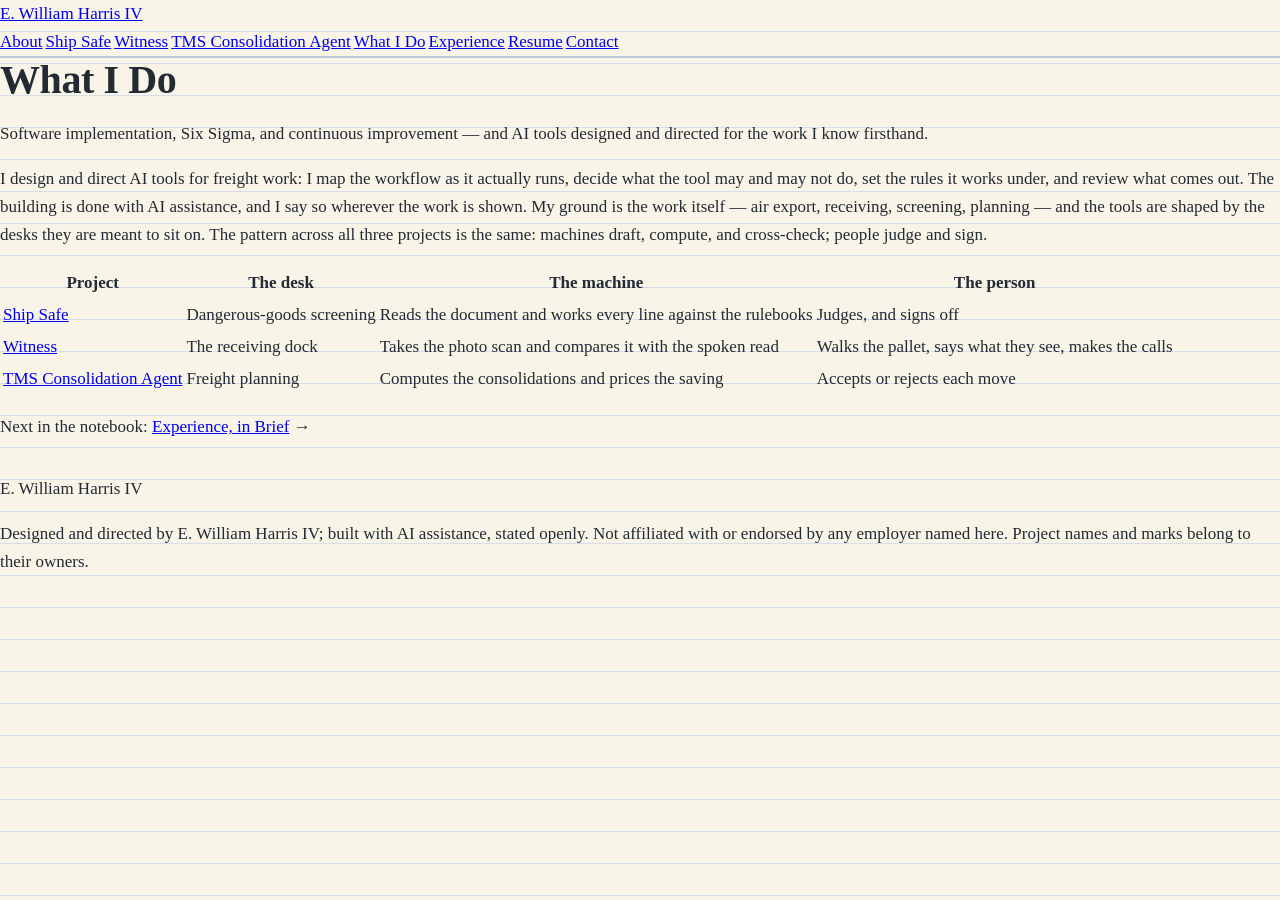
<file: what-i-do.html>
<!doctype html>
<html lang="en">
  <head>
    <meta charset="utf-8" />
    <meta name="viewport" content="width=device-width, initial-scale=1" />
    <title>E. William Harris IV — Software implementation, Six Sigma, continuous improvement, and AI tools</title>
    <meta name="description" content="Portfolio of E. William Harris IV: software implementation, Six Sigma, and continuous improvement; designer and director of AI tools for the receiving dock, the dangerous-goods screening desk, and the warehouse floor." />
    <link rel="preconnect" href="https://fonts.googleapis.com" />
    <link rel="preconnect" href="https://fonts.gstatic.com" crossorigin />
    <link href="https://fonts.googleapis.com/css2?family=Archivo:wght@100..900&display=swap" rel="stylesheet" />
    <link rel="stylesheet" href="style.css" />
  </head>
  <body>
    <header class="topbar rv">
      <span class="wordmark"><a href="index.html">E. William Harris IV</a></span>
      <nav class="tabs" aria-label="Notebook sections">
        <a href="index.html">About</a>
        <a href="shipsafe.html">Ship Safe</a>
        <a href="witness.html">Witness</a>
        <a href="tms.html">TMS Consolidation Agent</a>
        <a href="what-i-do.html" aria-current="page">What I Do</a>
        <a href="experience.html">Experience</a>
        <a href="resume.pdf">Resume</a>
        <a href="contact.html">Contact</a>
      </nav>
    </header>

    <main>
      <section class="topic-head">
        <h1 class="rv">What I Do</h1>
        <p class="statement rv">Software implementation, Six Sigma, and continuous improvement &mdash; and AI tools designed and directed for the work I know firsthand.</p>
      </section>
      <section class="topic-body">
        <p class="rv">I design and direct AI tools for freight work: I map the workflow as it actually runs, decide what the tool may and may not do, set the rules it works under, and review what comes out. The building is done with AI assistance, and I say so wherever the work is shown. My ground is the work itself &mdash; air export, receiving, screening, planning &mdash; and the tools are shaped by the desks they are meant to sit on. The pattern across all three projects is the same: machines draft, compute, and cross-check; people judge and sign.</p>

        <table class="manifest rv">
          <thead>
            <tr><th scope="col">Project</th><th scope="col">The desk</th><th scope="col">The machine</th><th scope="col">The person</th></tr>
          </thead>
          <tbody>
            <tr><td><a href="shipsafe.html">Ship Safe</a></td><td>Dangerous-goods screening</td><td>Reads the document and works every line against the rulebooks</td><td>Judges, and signs off</td></tr>
            <tr><td><a href="witness.html">Witness</a></td><td>The receiving dock</td><td>Takes the photo scan and compares it with the spoken read</td><td>Walks the pallet, says what they see, makes the calls</td></tr>
            <tr><td><a href="tms.html">TMS Consolidation Agent</a></td><td>Freight planning</td><td>Computes the consolidations and prices the saving</td><td>Accepts or rejects each move</td></tr>
          </tbody>
        </table>
      </section>
      <p class="nextline rv">Next in the notebook: <a href="experience.html">Experience, in Brief</a> &rarr;</p>
    </main>

    <footer>
      <p class="close-name rv">E. William Harris IV</p>
      <p class="close-line rv">Designed and directed by E. William Harris IV; built with AI assistance, stated openly. Not affiliated with or endorsed by any employer named here. Project names and marks belong to their owners.</p>
    </footer>
    <script src="site.js"></script>
  </body>
</html>
</file>
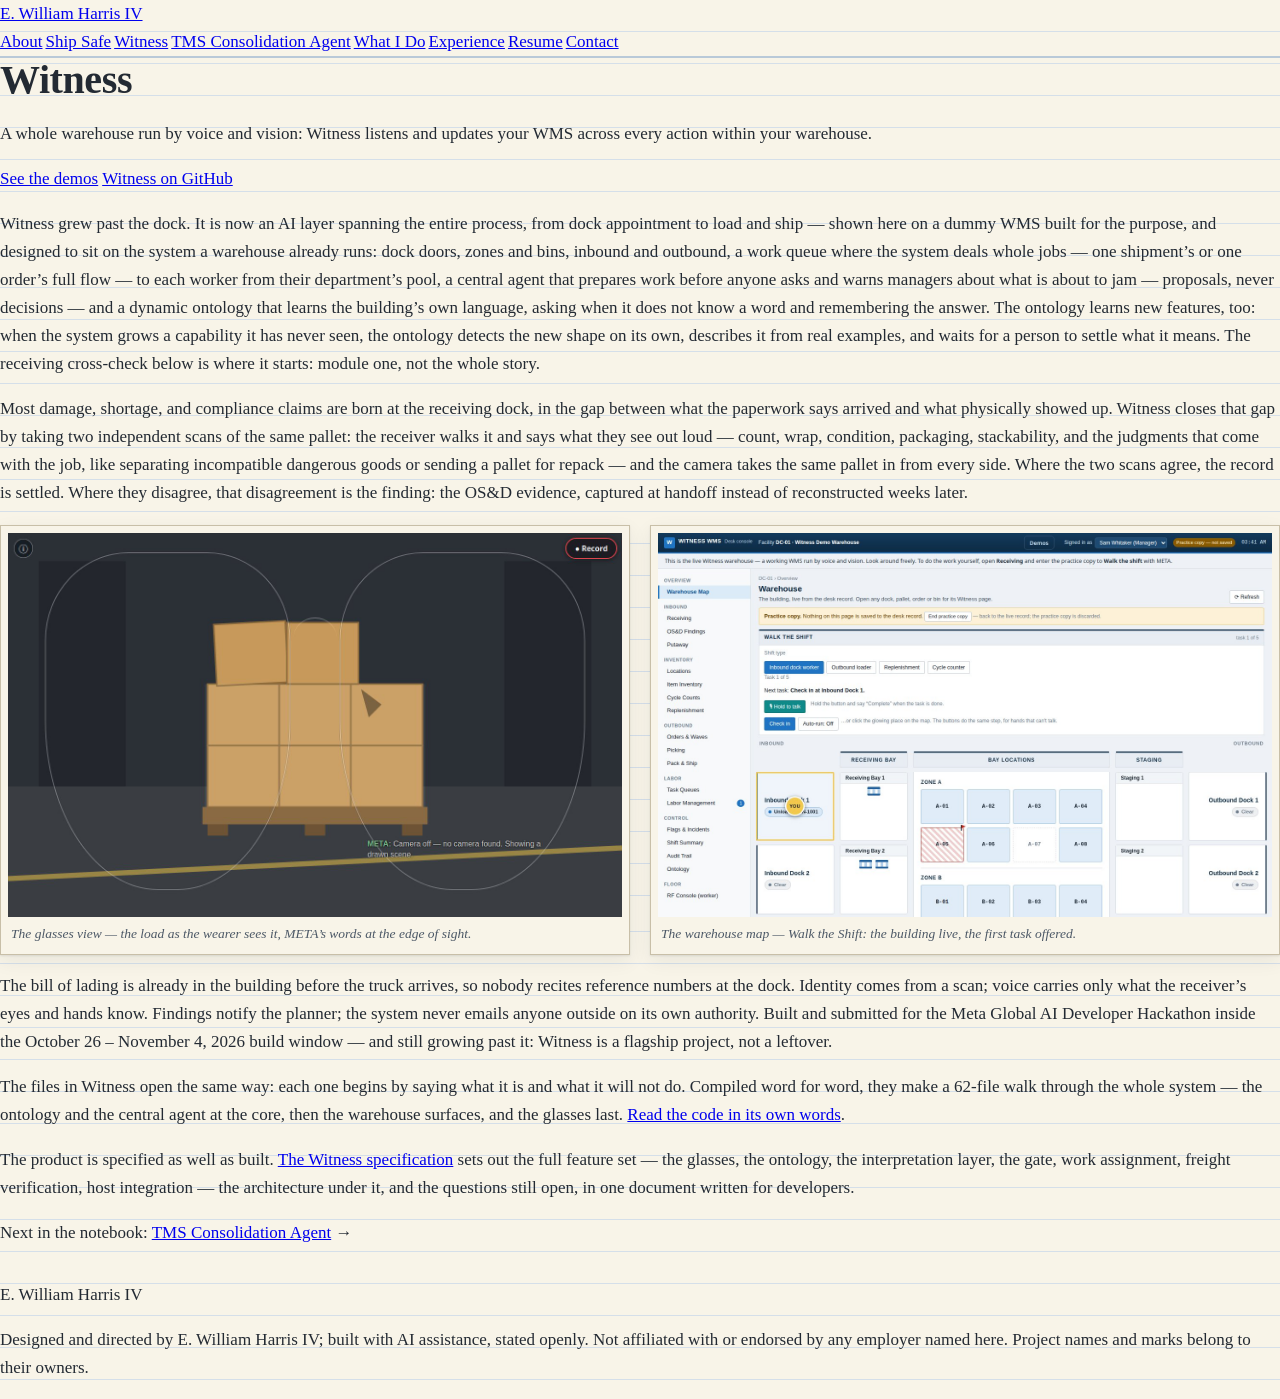
<file: witness.html>
<!doctype html>
<html lang="en">
  <head>
    <meta charset="utf-8" />
    <meta name="viewport" content="width=device-width, initial-scale=1" />
    <title>E. William Harris IV — Software implementation, Six Sigma, continuous improvement, and AI tools</title>
    <meta name="description" content="Portfolio of E. William Harris IV: software implementation, Six Sigma, and continuous improvement; designer and director of AI tools for the receiving dock, the dangerous-goods screening desk, and the warehouse floor." />
    <link rel="preconnect" href="https://fonts.googleapis.com" />
    <link rel="preconnect" href="https://fonts.gstatic.com" crossorigin />
    <link href="https://fonts.googleapis.com/css2?family=Archivo:wght@100..900&display=swap" rel="stylesheet" />
    <link rel="stylesheet" href="style.css" />
  </head>
  <body>
    <header class="topbar rv">
      <span class="wordmark"><a href="index.html">E. William Harris IV</a></span>
      <nav class="tabs" aria-label="Notebook sections">
        <a href="index.html">About</a>
        <a href="shipsafe.html">Ship Safe</a>
        <a href="witness.html" aria-current="page">Witness</a>
        <a href="tms.html">TMS Consolidation Agent</a>
        <a href="what-i-do.html">What I Do</a>
        <a href="experience.html">Experience</a>
        <a href="resume.pdf">Resume</a>
        <a href="contact.html">Contact</a>
      </nav>
    </header>

    <main>
      <section class="topic-head">
        <h1 class="rv">Witness</h1>
        <p class="statement rv">A whole warehouse run by voice and vision: Witness listens and updates your WMS across every action within your warehouse.</p>
        <p class="hero-links rv"><a class="btn" href="https://grateful-ed.github.io/witness/demos.html">See the demos</a> <a class="plain" href="https://github.com/Grateful-Ed/witness">Witness on GitHub</a></p>
      </section>
      <section class="topic-body">
        <p class="rv">Witness grew past the dock. It is now an AI layer spanning the entire process, from dock appointment to load and ship &mdash; shown here on a dummy WMS built for the purpose, and designed to sit on the system a warehouse already runs: dock doors, zones and bins, inbound and outbound, a work queue where the system deals whole jobs &mdash; one shipment&rsquo;s or one order&rsquo;s full flow &mdash; to each worker from their department&rsquo;s pool, a central agent that prepares work before anyone asks and warns managers about what is about to jam &mdash; proposals, never decisions &mdash; and a dynamic ontology that learns the building&rsquo;s own language, asking when it does not know a word and remembering the answer. The ontology learns new features, too: when the system grows a capability it has never seen, the ontology detects the new shape on its own, describes it from real examples, and waits for a person to settle what it means. The receiving cross-check below is where it starts: module one, not the whole story.</p>

        <p class="rv">Most damage, shortage, and compliance claims are born at the receiving dock, in the gap between what the paperwork says arrived and what physically showed up. Witness closes that gap by taking two independent scans of the same pallet: the receiver walks it and says what they see out loud &mdash; count, wrap, condition, packaging, stackability, and the judgments that come with the job, like separating incompatible dangerous goods or sending a pallet for repack &mdash; and the camera takes the same pallet in from every side. Where the two scans agree, the record is settled. Where they disagree, that disagreement is the finding: the OS&amp;D evidence, captured at handoff instead of reconstructed weeks later.</p>

        <div class="photos rv">
          <figure>
            <img src="images/witness-glasses-view.jpg" alt="The Witness glasses view: a pallet seen through the glasses, META's words at the edge of sight" loading="lazy" />
            <figcaption>The glasses view &mdash; the load as the wearer sees it, META&rsquo;s words at the edge of sight.</figcaption>
          </figure>
          <figure>
            <img src="images/witness-warehouse-map.jpg" alt="The Witness warehouse map during Walk the Shift: docks, receiving bays and storage zones, with the first task offered" loading="lazy" />
            <figcaption>The warehouse map &mdash; Walk the Shift: the building live, the first task offered.</figcaption>
          </figure>
        </div>

        <p class="rv">The bill of lading is already in the building before the truck arrives, so nobody recites reference numbers at the dock. Identity comes from a scan; voice carries only what the receiver&rsquo;s eyes and hands know. Findings notify the planner; the system never emails anyone outside on its own authority. Built and submitted for the Meta Global AI Developer Hackathon inside the October 26 &ndash; November 4, 2026 build window &mdash; and still growing past it: Witness is a flagship project, not a leftover.</p>

        <p class="rv">The files in Witness open the same way: each one begins by saying what it is and what it will not do. Compiled word for word, they make a 62-file walk through the whole system &mdash; the ontology and the central agent at the core, then the warehouse surfaces, and the glasses last. <a href="https://docs.google.com/document/d/1a7Bp7KVVG7s4IvoPwG3Qadqo0zR_4E-VAQ0i1p2rzc0/edit">Read the code in its own words</a>.</p>

        <p class="rv">The product is specified as well as built. <a href="https://github.com/Grateful-Ed/witness/blob/main/docs/witness-spec.md">The Witness specification</a> sets out the full feature set &mdash; the glasses, the ontology, the interpretation layer, the gate, work assignment, freight verification, host integration &mdash; the architecture under it, and the questions still open, in one document written for developers.</p>

      </section>
      <p class="nextline rv">Next in the notebook: <a href="tms.html">TMS Consolidation Agent</a> &rarr;</p>
    </main>

    <footer>
      <p class="close-name rv">E. William Harris IV</p>
      <p class="close-line rv">Designed and directed by E. William Harris IV; built with AI assistance, stated openly. Not affiliated with or endorsed by any employer named here. Project names and marks belong to their owners.</p>
    </footer>
    <script src="site.js"></script>
  </body>
</html>
</file>
<file: style.css>
/* Portfolio — a kept notebook.
   Paper with ruled lines and a red margin in the light;
   a night notebook (dark slate paper, soft rules, light ink) after dark.
   Static CSS only; no frameworks, no webfonts. */

:root {
  --paper: #f8f4e8;
  --paper-panel: #fdfaf1;
  --ink: #232a33;
  --ink-2: #4c5866;
  --ink-3: #75808d;
  --rule: #b9c9d8;
  --rule-soft: #d5dfe9;
  --margin: #d98a80;
  --accent: #20508c;
  --accent-soft: #e7edf5;
  --photo-line: #c8bfa8;
  --shadow: 0 1px 2px rgba(35, 42, 51, .10), 0 6px 18px rgba(35, 42, 51, .07);
}

@media (prefers-color-scheme: dark) {
  :root {
    --paper: #171d27;
    --paper-panel: #1e2634;
    --ink: #e7ebf0;
    --ink-2: #b7c1cd;
    --ink-3: #8b97a6;
    --rule: #33465e;
    --rule-soft: #2a3a4e;
    --margin: #a05a50;
    --accent: #7db3e8;
    --accent-soft: #22344c;
    --photo-line: #3d4c63;
    --shadow: 0 1px 2px rgba(0, 0, 0, .4), 0 6px 18px rgba(0, 0, 0, .3);
  }
}

* { box-sizing: border-box; }
html, body { margin: 0; padding: 0; }

body {
  font-family: Georgia, "Iowan Old Style", "Times New Roman", serif;
  color: var(--ink);
  font-size: 17px;
  line-height: 1.65;
  -webkit-font-smoothing: antialiased;
  /* the notebook paper: faint ruled lines across the whole desk */
  background-color: var(--paper);
  background-image: repeating-linear-gradient(
    to bottom,
    transparent 0,
    transparent 31px,
    var(--rule-soft) 31px,
    var(--rule-soft) 32px
  );
}

/* the sheet itself, with its red margin line down the left */
.page {
  max-width: 880px;
  margin: 0 auto;
  padding: 40px 28px 56px 64px;
  position: relative;
  background-image: linear-gradient(
    to right,
    transparent 0,
    transparent 44px,
    var(--margin) 44px,
    var(--margin) 45.5px,
    transparent 45.5px,
    transparent 48px,
    var(--margin) 48px,
    var(--margin) 49px,
    transparent 49px
  );
}

/* ---------- masthead ---------- */
.masthead { margin-bottom: 34px; }
.kicker {
  font-size: 12.5px;
  letter-spacing: .14em;
  text-transform: uppercase;
  color: var(--ink-3);
  margin: 0 0 10px;
}
h1 {
  font-size: 40px;
  line-height: 1.12;
  font-weight: 700;
  letter-spacing: -.01em;
  margin: 0 0 10px;
}
.headline {
  font-size: 19px;
  font-style: italic;
  color: var(--ink-2);
  margin: 0 0 16px;
  max-width: 34em;
}
nav.links { display: flex; gap: 12px; flex-wrap: wrap; }
nav.links a {
  color: var(--accent);
  text-decoration: none;
  font-size: 17px;
  font-weight: 700;
  border: 1.5px solid var(--rule);
  background: var(--paper-panel);
  border-radius: 4px;
  padding: 9px 20px;
  box-shadow: var(--shadow);
}
nav.links a:hover { text-decoration: underline; }

/* ---------- notebook entries ---------- */
.entry {
  background: var(--paper-panel);
  border: 1px solid var(--rule-soft);
  border-left: 3px solid var(--margin);
  border-radius: 4px;
  box-shadow: var(--shadow);
  padding: 22px 26px 20px;
  margin-bottom: 26px;
}
.entry h2, .colophon h2 {
  font-size: 24px;
  line-height: 1.2;
  margin: 0 0 12px;
  padding-bottom: 9px;
  border-bottom: 1px solid var(--rule);
}
.entry-no {
  display: block;
  font-size: 12px;
  font-weight: 400;
  letter-spacing: .13em;
  text-transform: uppercase;
  color: var(--ink-3);
  margin-bottom: 5px;
}
.entry p { margin: 0 0 13px; }
.entry p:last-child { margin-bottom: 2px; }

/* ---------- photos, taped into the notebook ---------- */
.photos {
  display: grid;
  grid-template-columns: 1fr 1fr;
  gap: 16px;
  margin: 18px 0 6px;
}
figure { margin: 0; }
.photos figure, .photo-wide {
  background: var(--paper);
  border: 1px solid var(--photo-line);
  padding: 7px 7px 9px;
  box-shadow: var(--shadow);
}
.photo-wide { margin: 18px 0 14px; }
figure img {
  display: block;
  width: 100%;
  height: auto;
}
figcaption {
  font-size: 13.5px;
  font-style: italic;
  color: var(--ink-2);
  line-height: 1.45;
  padding: 7px 3px 1px;
}

/* ---------- collapsible extra notes ---------- */
details.more {
  border-top: 1px dashed var(--rule);
  margin-top: 16px;
  padding-top: 11px;
}
details.more summary {
  cursor: pointer;
  color: var(--accent);
  font-size: 15.5px;
}
details.more p { margin-top: 10px; color: var(--ink-2); }

/* ---------- entry links ---------- */
.entry-links {
  display: flex;
  flex-wrap: wrap;
  gap: 8px 22px;
  margin-top: 16px !important;
  padding-top: 13px;
  border-top: 1px dashed var(--rule);
}
.entry-links a {
  color: var(--accent);
  font-size: 15.5px;
  text-decoration: none;
}
.entry-links a:hover { text-decoration: underline; }

/* ---------- footer ---------- */
.colophon {
  background: var(--paper-panel);
  border: 1px solid var(--rule-soft);
  border-left: 3px solid var(--margin);
  border-radius: 4px;
  box-shadow: var(--shadow);
  padding: 22px 26px 20px;
}
.colophon p { margin: 0 0 10px; }
.colophon a { color: var(--accent); }
.colophon .fineprint {
  font-size: 13.5px;
  font-style: italic;
  color: var(--ink-3);
  margin-bottom: 0;
}

/* ---------- phone: its own composition, not a squeezed page ---------- */
@media (max-width: 640px) {
  body { font-size: 16.5px; }
  .page { padding: 26px 16px 40px 34px; }
  .page {
    background-image: linear-gradient(
      to right,
      transparent 0,
      transparent 21px,
      var(--margin) 21px,
      var(--margin) 22.5px,
      transparent 22.5px
    );
  }
  h1 { font-size: 31px; }
  .headline { font-size: 17.5px; }
  .entry, .colophon { padding: 17px 16px 15px; }
  .entry h2, .colophon h2 { font-size: 21px; }
  .photos { grid-template-columns: 1fr; gap: 13px; }
}

/* ---------- the tabbed shell (Nov 2, 2026: one tab per project) ----------
   The page itself never scrolls: the sheet fills the screen, the tab bar
   sits under the masthead, and each panel manages its own length.
   The Summary panel is built to fill its screen without scrolling;
   longer entries scroll inside their own panel, like a notebook page
   taller than the desk. */
html, body { height: 100%; }
body { display: flex; flex-direction: column; height: 100dvh; overflow: hidden; }
.page {
  flex: 1;
  min-height: 0;
  width: 100%;
  display: flex;
  flex-direction: column;
  padding-top: 26px;
  padding-bottom: 18px;
}
.masthead { margin-bottom: 16px; flex: none; }
.masthead h1 { margin-bottom: 12px; }

/* ---------- tabs across the top ---------- */
.tabs {
  flex: none;
  display: flex;
  gap: 3px;
  overflow-x: auto;
  scrollbar-width: none;
  border-bottom: 2px solid var(--rule);
}
.tabs::-webkit-scrollbar { display: none; }
.tab {
  font: inherit;
  font-size: 15px;
  white-space: nowrap;
  background: transparent;
  color: var(--ink-3);
  border: 1px solid transparent;
  border-bottom: none;
  border-radius: 7px 7px 0 0;
  padding: 9px 12px 10px;
  cursor: pointer;
}
.tab:hover { color: var(--ink); }
.tab[aria-selected="true"] {
  background: var(--paper-panel);
  color: var(--ink);
  font-weight: 700;
  border-color: var(--rule-soft);
  box-shadow: inset 0 3px 0 var(--margin);
}

/* ---------- panels ---------- */
.panels { flex: 1; min-height: 0; margin-top: 18px; }
.panel { height: 100%; overflow-y: auto; padding: 2px 6px 10px 2px; }
.panel[hidden] { display: none; }
.panel .entry, .panel .colophon { margin-bottom: 4px; }

/* ---------- the Summary panel: fills the screen, never scrolls ---------- */
.panel-summary {
  overflow: hidden;
  display: flex;
  flex-direction: column;
}
.panel-summary[hidden] { display: none; }
.sum-headline {
  font-size: 21px;
  font-style: italic;
  color: var(--ink-2);
  margin: 2px 0 14px;
  max-width: 36em;
}
.sum-about { margin: 0 0 20px; max-width: 44em; }
.cards {
  flex: 1;
  min-height: 0;
  display: grid;
  grid-template-columns: 1fr 1fr;
  grid-template-rows: repeat(2, minmax(0, 1fr));
  gap: 14px;
  align-content: stretch;
}
.card {
  font: inherit;
  text-align: left;
  display: flex;
  flex-direction: column;
  overflow: hidden;
  min-height: 0;
  background: var(--paper-panel);
  border: 1px solid var(--rule-soft);
  border-left: 3px solid var(--margin);
  border-radius: 4px;
  box-shadow: var(--shadow);
  padding: 16px 18px 13px;
  cursor: pointer;
  color: var(--ink);
}
.card:hover { border-color: var(--rule); }
.card h3 { font-size: 19px; margin: 0 0 6px; line-height: 1.25; }
.card p { margin: 0; color: var(--ink-2); font-size: 15.5px; line-height: 1.45; }
.card .go {
  margin-top: auto;
  padding-top: 10px;
  color: var(--accent);
  font-size: 15px;
  font-weight: 700;
}
.sum-foot {
  flex: none;
  margin: 16px 0 0;
  font-size: 14.5px;
  font-style: italic;
  color: var(--ink-3);
}

/* ---------- phone: the shell holds, the summary breathes smaller ---------- */
@media (max-width: 640px) {
  .page { padding-top: 18px; }
  /* links in two rows on phone: LinkedIn + GitHub share a row,
     the email address gets its own — all still big, nothing swiped away */
  nav.links a { font-size: 16px; padding: 8px 15px; }
  nav.links a[href^="mailto:"] { order: 3; }
  .tab { font-size: 14.5px; padding: 8px 11px 9px; }
  .panels { margin-top: 13px; }
  .masthead { margin-bottom: 10px; }
  .sum-headline { font-size: 18px; margin-bottom: 10px; }
  .sum-about { margin-bottom: 13px; line-height: 1.58; }
  /* project tiles on phone: title only, two by two — the whole tile
     is the button, and the tab bar above names every project too —
     so the whole summary still fits one screen with no scrolling */
  .cards { grid-template-columns: 1fr 1fr; gap: 9px; }
  .card { padding: 11px 14px 9px; justify-content: center; }
  .card h3 { font-size: 16.5px; margin: 0; }
  .card p { display: none; }
  .card .go { display: none; }
  .sum-foot { margin-top: 11px; font-size: 13.5px; }
}
/* very short screens: let the summary scroll inside its panel rather
   than crush the type — the exception, not the design */
@media (max-height: 700px) {
  .panel-summary { overflow-y: auto; }
}

/* ---------- the desktop composition (Nov 2, 2026) ----------
   Same page, two compositions, chosen by the screen it opens on:
   below 1100px the sheet keeps the stacked phone composition William
   approved; at desktop widths the sheet widens and the summary splits —
   headline across the top, the About in a reading column on the left,
   the four project cards filling the right. Project entries get the
   wider canvas too, with prose held to a readable line length. */
@media (min-width: 1100px) {
  .page { max-width: 1280px; padding-top: 32px; }
  .masthead h1 { font-size: 46px; }

  .panel-summary {
    display: grid;
    grid-template-columns: minmax(300px, 5fr) 7fr;
    grid-template-rows: auto 1fr auto;
    column-gap: 44px;
  }
  .sum-headline { grid-column: 1 / -1; font-size: 23px; margin-bottom: 20px; }
  .sum-about { grid-column: 1; font-size: 17.5px; margin: 0; align-self: start; }
  .panel-summary .cards { grid-column: 2; }
  .sum-foot { grid-column: 1 / -1; }

  .panel .entry, .panel .colophon { padding: 28px 34px 24px; }
  .entry p, .colophon p { max-width: 78ch; }
  .photos { gap: 20px; }
}

/* ---------- work history blocks (Experience tab, Nov 2, 2026) ---------- */
.job {
  padding-top: 16px;
  margin-top: 16px;
  border-top: 1px solid var(--rule-soft);
}
.job.first { border-top: none; margin-top: 2px; padding-top: 0; }
.job h3 { font-size: 19.5px; line-height: 1.3; margin: 0 0 2px; }
.job .role { font-style: italic; color: var(--ink-2); margin: 0 0 8px; }
.entry ul { margin: 0 0 4px; padding-left: 21px; }
.entry li { margin-bottom: 5px; }
.entry li:last-child { margin-bottom: 0; }

/* ---------- Clear Window photo + speech bubble (Nov 2, 2026) ---------- */
.cw-photo { position: relative; }
.bubble {
  position: absolute;
  top: 5.5%;
  left: 33%;
  max-width: 46%;
  background: #fffdf4;
  color: #232a33;
  font-size: 16.5px;
  font-style: italic;
  line-height: 1.4;
  border: 1.5px solid #c8bfa8;
  border-radius: 16px;
  padding: 11px 15px;
  box-shadow: 0 3px 10px rgba(35, 42, 51, .25);
}
.bubble::after {
  content: "";
  position: absolute;
  bottom: -9px;
  left: 30px;
  width: 16px;
  height: 16px;
  background: #fffdf4;
  border-right: 1.5px solid #c8bfa8;
  border-bottom: 1.5px solid #c8bfa8;
  transform: rotate(45deg);
}
.credit {
  display: block;
  font-size: 12px;
  font-style: normal;
  color: var(--ink-3);
  margin-top: 3px;
}
@media (max-width: 640px) {
  .bubble { font-size: 13.5px; max-width: 58%; left: 29%; top: 4%; padding: 9px 12px; }
}
</file>
